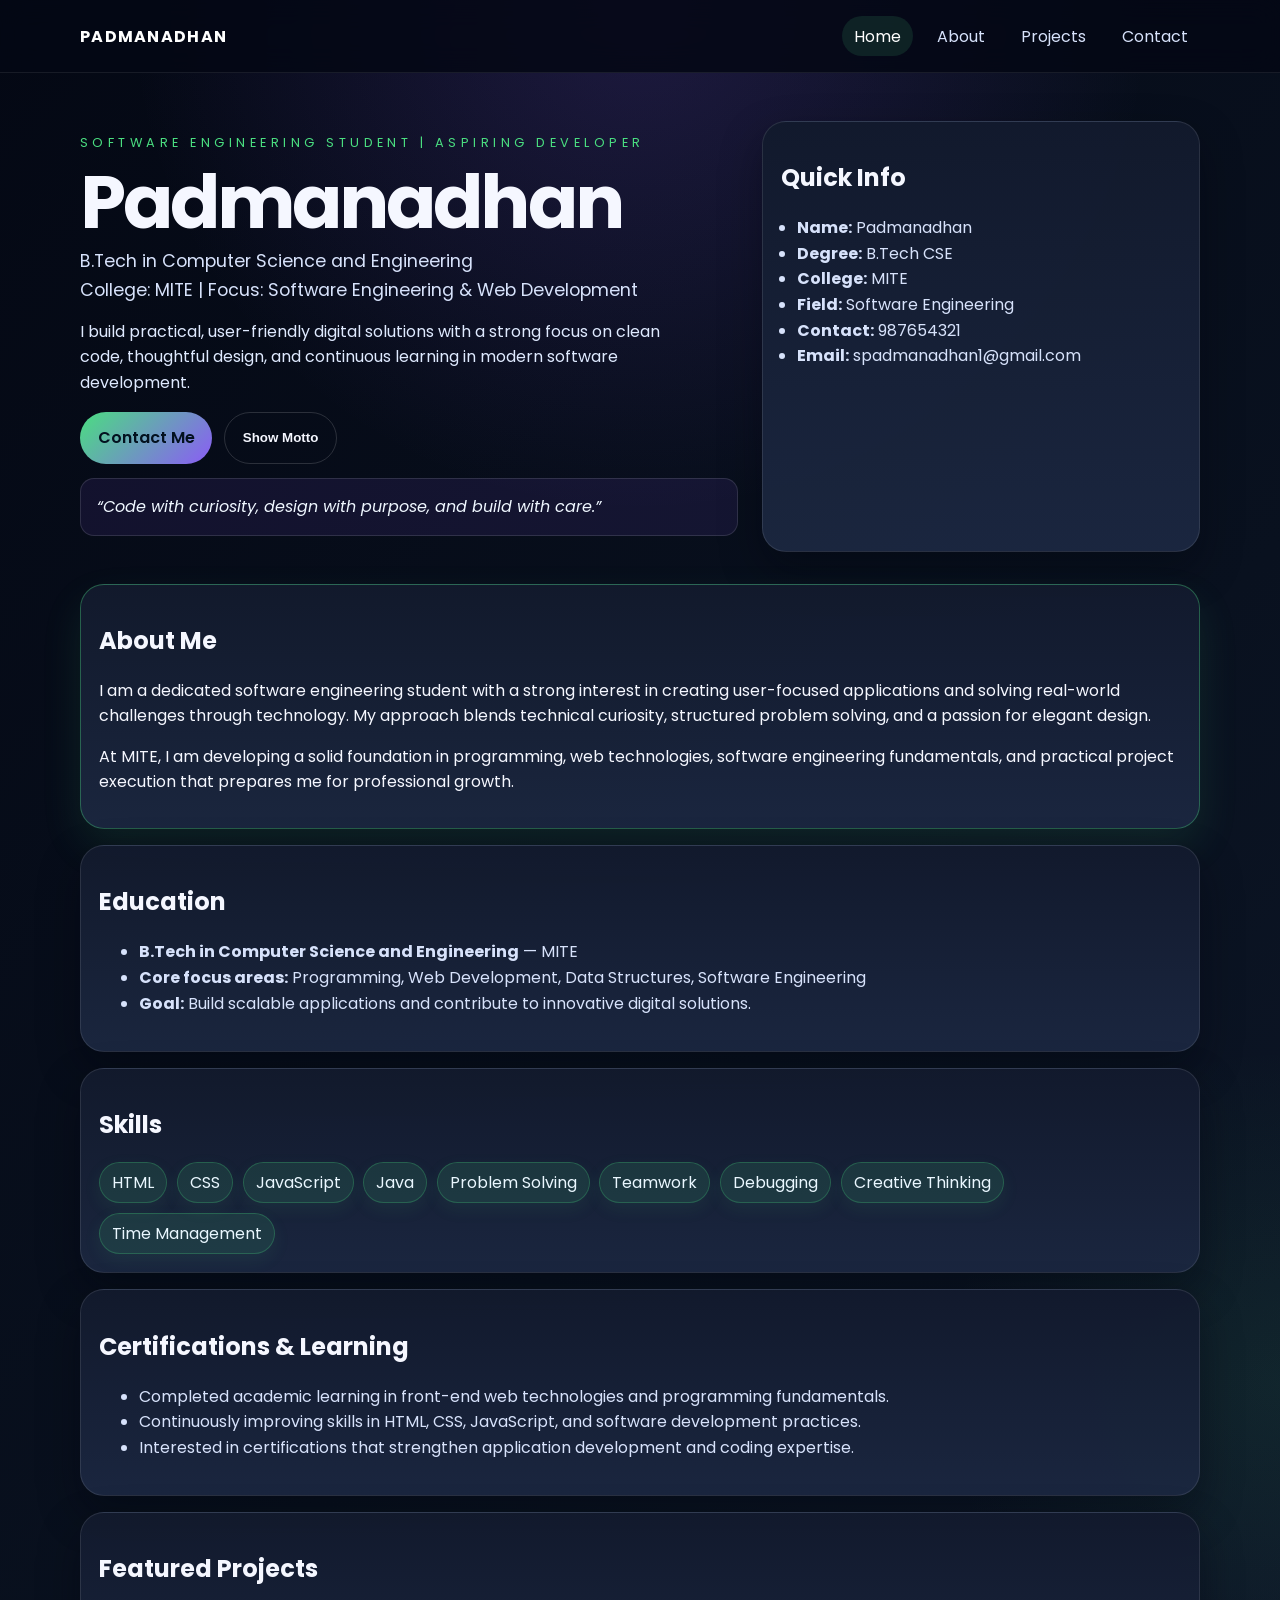
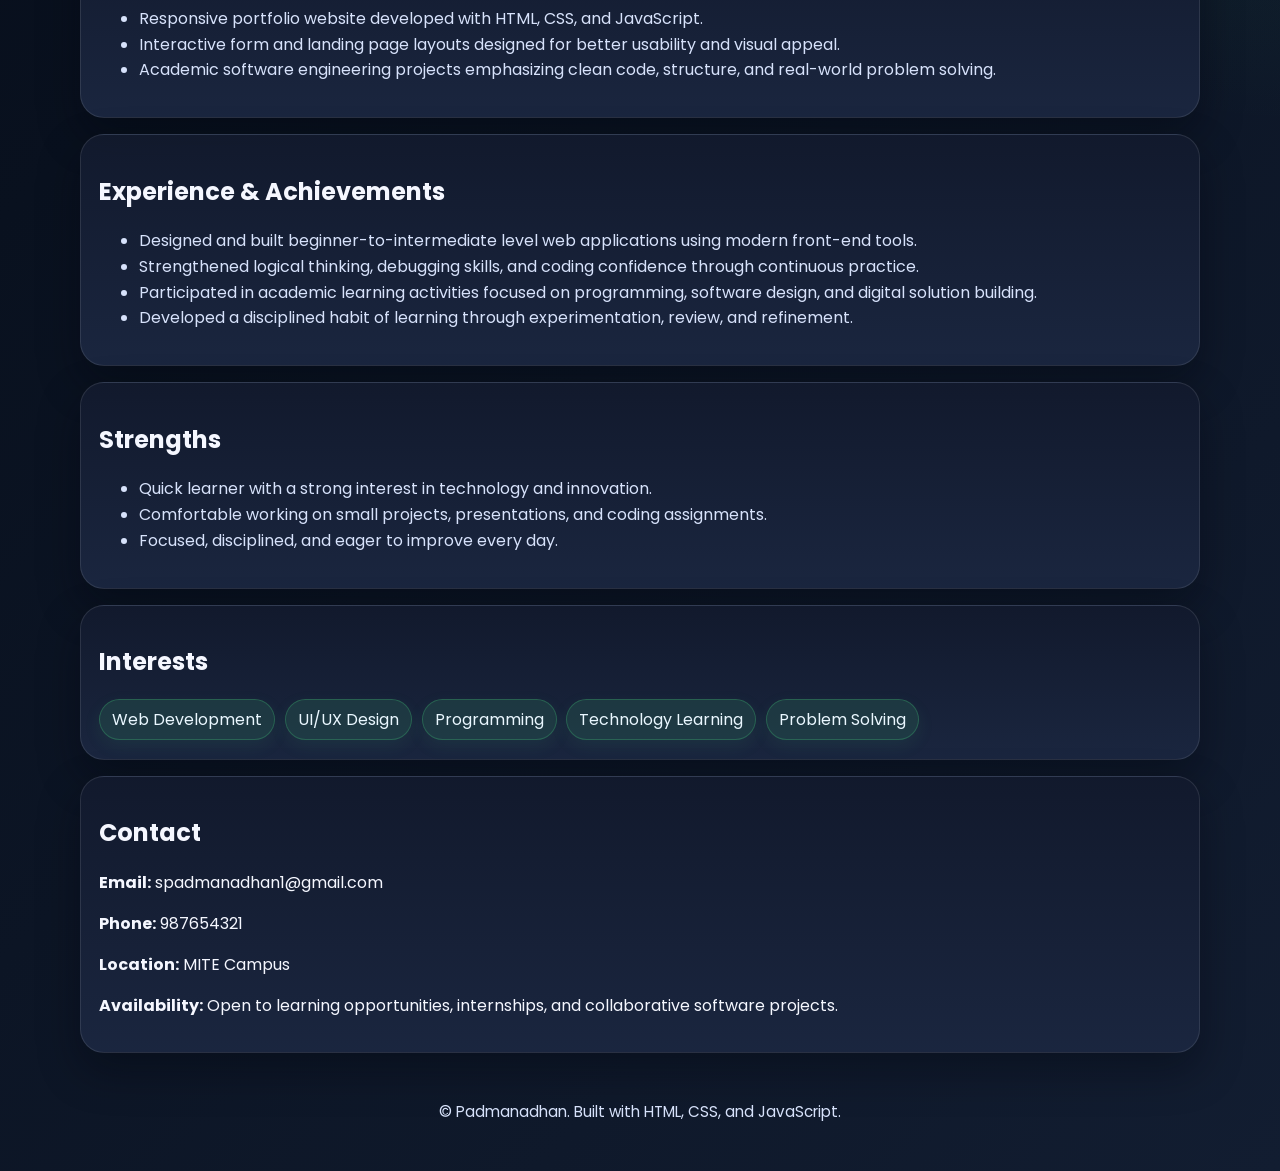
<file: HTML-CSS/index.html>
<!DOCTYPE html>
<html lang="en">
<head>
  <meta charset="UTF-8" />
  <meta name="viewport" content="width=device-width, initial-scale=1.0" />
  <title>Padmanadhan | Portfolio</title>
  <meta name="description" content="Portfolio of Padmanadhan, B.Tech CSE student at MITE." />
  <link rel="preconnect" href="https://fonts.googleapis.com" />
  <link rel="preconnect" href="https://fonts.gstatic.com" crossorigin />
  <link href="https://fonts.googleapis.com/css2?family=Poppins:wght@300;400;500;600;700&display=swap" rel="stylesheet" />
  <link rel="stylesheet" href="style.css" />
</head>
<body>
  <header class="topbar">
    <div class="container nav-wrap">
      <a class="brand" href="index.html">Padmanadhan</a>
      <nav class="nav-links">
        <a href="index.html" class="nav-link active">Home</a>
        <a href="about.html" class="nav-link">About</a>
        <a href="projects.html" class="nav-link">Projects</a>
        <a href="contact.html" class="nav-link">Contact</a>
      </nav>
    </div>
  </header>

  <header class="hero">
    <div class="container hero-grid">
      <div>
        <p class="eyebrow">Software Engineering Student | Aspiring Developer</p>
        <h1>Padmanadhan</h1>
        <p class="lead">B.Tech in Computer Science and Engineering</p>
        <p class="lead">College: MITE | Focus: Software Engineering & Web Development</p>
        <p class="summary">I build practical, user-friendly digital solutions with a strong focus on clean code, thoughtful design, and continuous learning in modern software development.</p>
        <div class="actions">
          <a class="btn btn-primary" href="#contact">Contact Me</a>
          <button class="btn btn-secondary" id="quoteBtn" type="button">Show Motto</button>
        </div>
        <p id="quoteBox" class="quote-box">“Code with curiosity, design with purpose, and build with care.”</p>
      </div>
      <aside class="card profile-card">
        <h2>Quick Info</h2>
        <ul>
          <li><strong>Name:</strong> Padmanadhan</li>
          <li><strong>Degree:</strong> B.Tech CSE</li>
          <li><strong>College:</strong> MITE</li>
          <li><strong>Field:</strong> Software Engineering</li>
          <li><strong>Contact:</strong> 987654321</li>
          <li><strong>Email:</strong> spadmanadhan1@gmail.com</li>
        </ul>
      </aside>
    </div>
  </header>

  <main class="container sections">
    <section class="card highlight-card">
      <h2>About Me</h2>
      <p>I am a dedicated software engineering student with a strong interest in creating user-focused applications and solving real-world challenges through technology. My approach blends technical curiosity, structured problem solving, and a passion for elegant design.</p>
      <p>At MITE, I am developing a solid foundation in programming, web technologies, software engineering fundamentals, and practical project execution that prepares me for professional growth.</p>
    </section>

    <section class="card">
      <h2>Education</h2>
      <ul class="bullet-list">
        <li><strong>B.Tech in Computer Science and Engineering</strong> — MITE</li>
        <li><strong>Core focus areas:</strong> Programming, Web Development, Data Structures, Software Engineering</li>
        <li><strong>Goal:</strong> Build scalable applications and contribute to innovative digital solutions.</li>
      </ul>
    </section>

    <section class="card">
      <h2>Skills</h2>
      <div class="chip-list">
        <span>HTML</span>
        <span>CSS</span>
        <span>JavaScript</span>
        <span>Java</span>
        <span>Problem Solving</span>
        <span>Teamwork</span>
        <span>Debugging</span>
        <span>Creative Thinking</span>
        <span>Time Management</span>
      </div>
    </section>

    <section class="card">
      <h2>Certifications & Learning</h2>
      <ul class="bullet-list">
        <li>Completed academic learning in front-end web technologies and programming fundamentals.</li>
        <li>Continuously improving skills in HTML, CSS, JavaScript, and software development practices.</li>
        <li>Interested in certifications that strengthen application development and coding expertise.</li>
      </ul>
    </section>

    <section class="card">
      <h2>Featured Projects</h2>
      <ul class="bullet-list">
        <li>Responsive portfolio website developed with HTML, CSS, and JavaScript.</li>
        <li>Interactive form and landing page layouts designed for better usability and visual appeal.</li>
        <li>Academic software engineering projects emphasizing clean code, structure, and real-world problem solving.</li>
      </ul>
    </section>

    <section class="card">
      <h2>Experience & Achievements</h2>
      <ul class="bullet-list">
        <li>Designed and built beginner-to-intermediate level web applications using modern front-end tools.</li>
        <li>Strengthened logical thinking, debugging skills, and coding confidence through continuous practice.</li>
        <li>Participated in academic learning activities focused on programming, software design, and digital solution building.</li>
        <li>Developed a disciplined habit of learning through experimentation, review, and refinement.</li>
      </ul>
    </section>

    <section class="card">
      <h2>Strengths</h2>
      <ul class="bullet-list">
        <li>Quick learner with a strong interest in technology and innovation.</li>
        <li>Comfortable working on small projects, presentations, and coding assignments.</li>
        <li>Focused, disciplined, and eager to improve every day.</li>
      </ul>
    </section>

    <section class="card">
      <h2>Interests</h2>
      <div class="chip-list">
        <span>Web Development</span>
        <span>UI/UX Design</span>
        <span>Programming</span>
        <span>Technology Learning</span>
        <span>Problem Solving</span>
      </div>
    </section>

    <section class="card" id="contact">
      <h2>Contact</h2>
      <p><strong>Email:</strong> spadmanadhan1@gmail.com</p>
      <p><strong>Phone:</strong> 987654321</p>
      <p><strong>Location:</strong> MITE Campus</p>
      <p><strong>Availability:</strong> Open to learning opportunities, internships, and collaborative software projects.</p>
    </section>
  </main>

  <footer class="footer">
    <p>© <span id="year"></span> Padmanadhan. Built with HTML, CSS, and JavaScript.</p>
  </footer>

  <script src="script.js"></script>
</body>
</html>
</file>
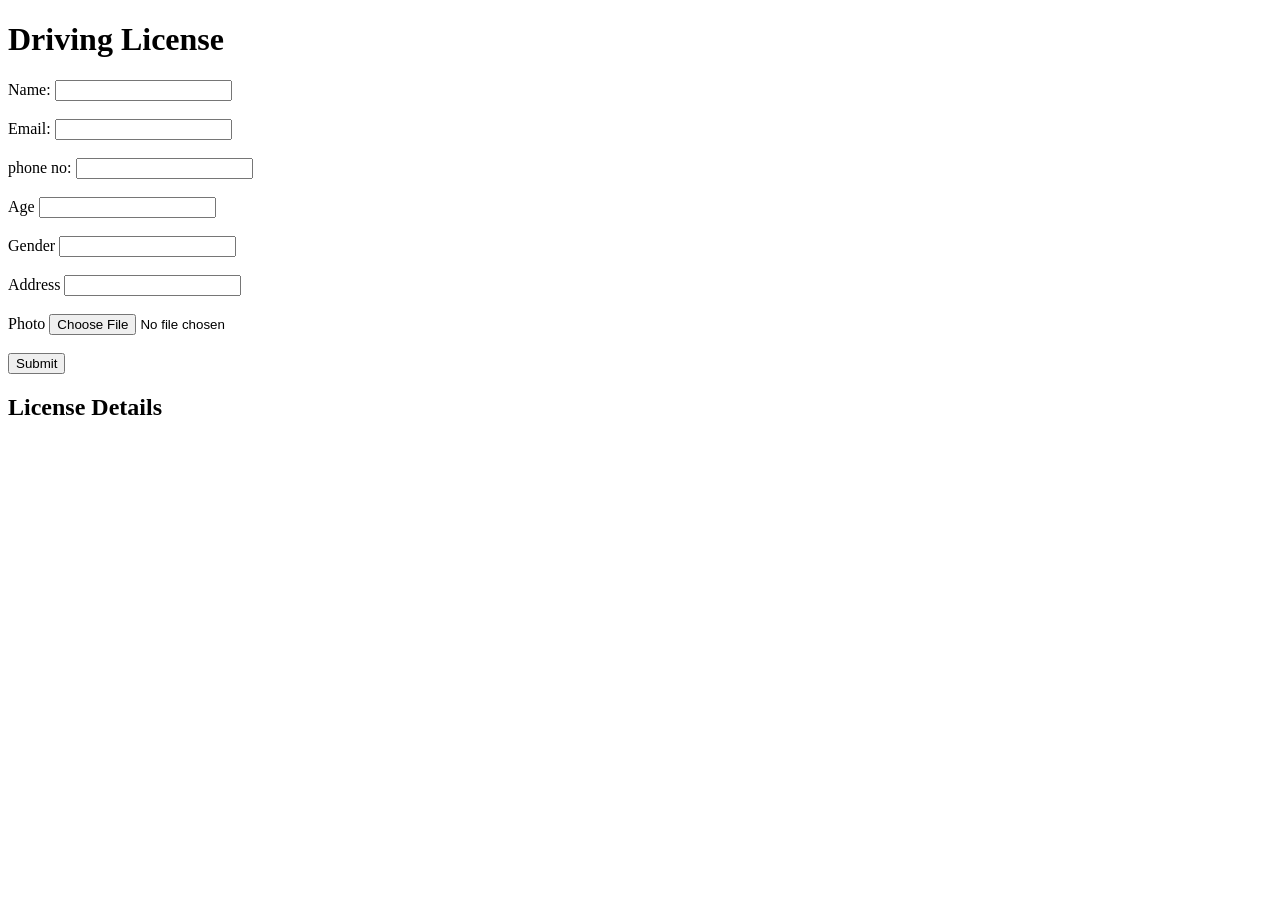
<file: form.html>
<!DOCTYPE html>
<html lang="en">
<head>
    <meta charset="UTF-8">
    <meta name="viewport" content="width=device-width, initial-scale=1.0">
    <title>Document</title>
</head>
<body>
    <h1>Driving License</h1>
    <form id="details">
        <label>Name:</label>
        <input type="text" id="name" required>
        <br><br>
        <label>Email:</label>
        <input type="email" id="mail" required>
        <br><br>
        <label>phone no:</label>
        <input type="number" id="phone" required>
        <br><br>
        <label>Age</label>
        <input type="number" id="age" required>
        <br><br>
        <label>Gender</label>
        <input type="text" id="gender" required>
        <br><br>
        <label>Address</label>
        <input type="text" id="address" required>
        <br><br>
        <label>Photo</label>
        <input type="file" id="image" accept="image/*" required>
        <br><br>
        <button type="submit">Submit</button>
    </form>
    <h2>License Details</h2>
    <p id="p1"></p>
    <p id="p2"></p>
    <p id="p3"></p>
    <p id="p4"></p>
    <p id="p5"></p>
    <p id="p6"></p>
    <img id="dp" widht="200px">
    <script src="form.js"></script>
</body>
</html>
</file>
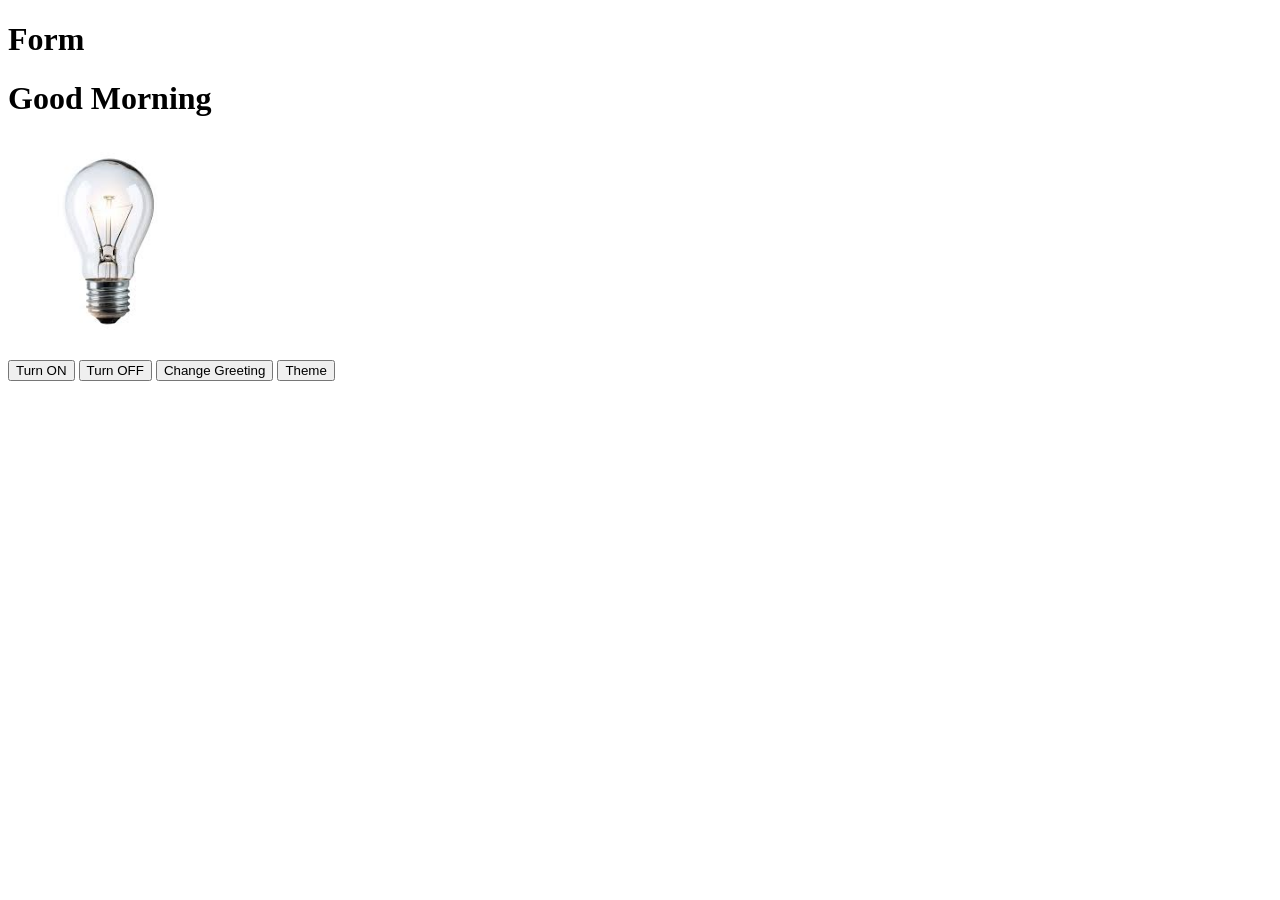
<file: input.html>
<!DOCTYPE html>
<html lang="en">
<head>
    <meta charset="UTF-8">
    <meta name="viewport" content="width=device-width, initial-scale=1.0">
    <title>Light and Theme Demo</title>
    <script src="input.js" defer></script>

    <style>
        body {
            transition: 0.3s;
        }
    </style>
</head>

<body id="cap">

    <h1 id="Data">Form</h1>

    <h1 id="greet">Good Morning</h1>

    <img id="on" src="HTML-CSS/images.jpeg" width="200" alt="light">

    <br><br>

    <button onclick="turn_on()">Turn ON</button>
    <button onclick="turn_off()">Turn OFF</button>
    <button onclick="greet_afternoon()">Change Greeting</button>
    <button onclick="change_color()">Theme</button>

</body>
</html>
</file>
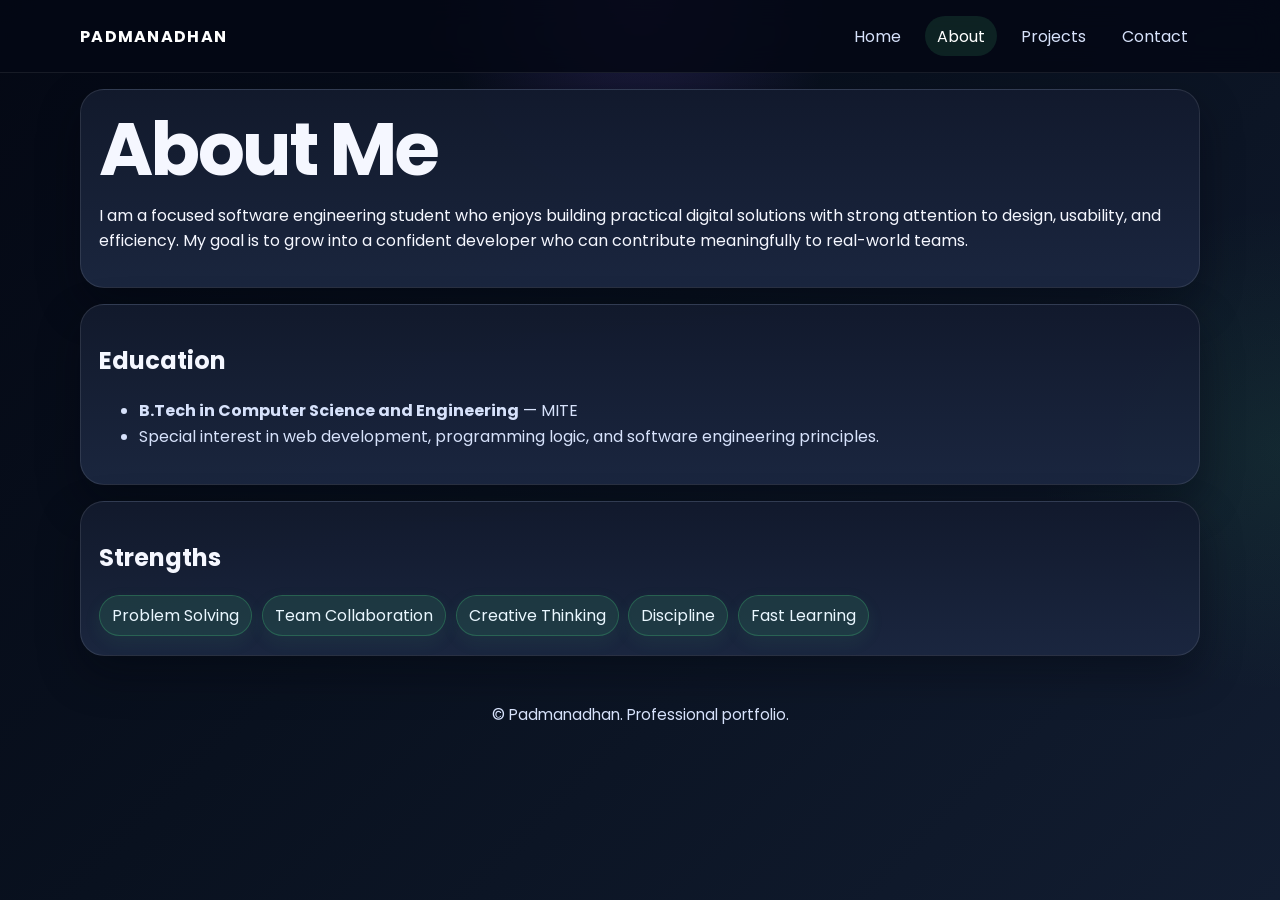
<file: HTML-CSS/about.html>
<!DOCTYPE html>
<html lang="en">
<head>
  <meta charset="UTF-8" />
  <meta name="viewport" content="width=device-width, initial-scale=1.0" />
  <title>About | Padmanadhan</title>
  <link rel="preconnect" href="https://fonts.googleapis.com" />
  <link rel="preconnect" href="https://fonts.gstatic.com" crossorigin />
  <link href="https://fonts.googleapis.com/css2?family=Poppins:wght@300;400;500;600;700&display=swap" rel="stylesheet" />
  <link rel="stylesheet" href="style.css" />
</head>
<body>
  <header class="topbar">
    <div class="container nav-wrap">
      <a class="brand" href="index.html">Padmanadhan</a>
      <nav class="nav-links">
        <a href="index.html" class="nav-link">Home</a>
        <a href="about.html" class="nav-link active">About</a>
        <a href="projects.html" class="nav-link">Projects</a>
        <a href="contact.html" class="nav-link">Contact</a>
      </nav>
    </div>
  </header>

  <main class="container sections">
    <section class="card">
      <h1>About Me</h1>
      <p>I am a focused software engineering student who enjoys building practical digital solutions with strong attention to design, usability, and efficiency. My goal is to grow into a confident developer who can contribute meaningfully to real-world teams.</p>
    </section>

    <section class="card">
      <h2>Education</h2>
      <ul class="bullet-list">
        <li><strong>B.Tech in Computer Science and Engineering</strong> — MITE</li>
        <li>Special interest in web development, programming logic, and software engineering principles.</li>
      </ul>
    </section>

    <section class="card">
      <h2>Strengths</h2>
      <div class="chip-list">
        <span>Problem Solving</span>
        <span>Team Collaboration</span>
        <span>Creative Thinking</span>
        <span>Discipline</span>
        <span>Fast Learning</span>
      </div>
    </section>
  </main>

  <footer class="footer">
    <p>© <span id="year"></span> Padmanadhan. Professional portfolio.</p>
  </footer>

  <script src="script.js"></script>
</body>
</html>
</file>
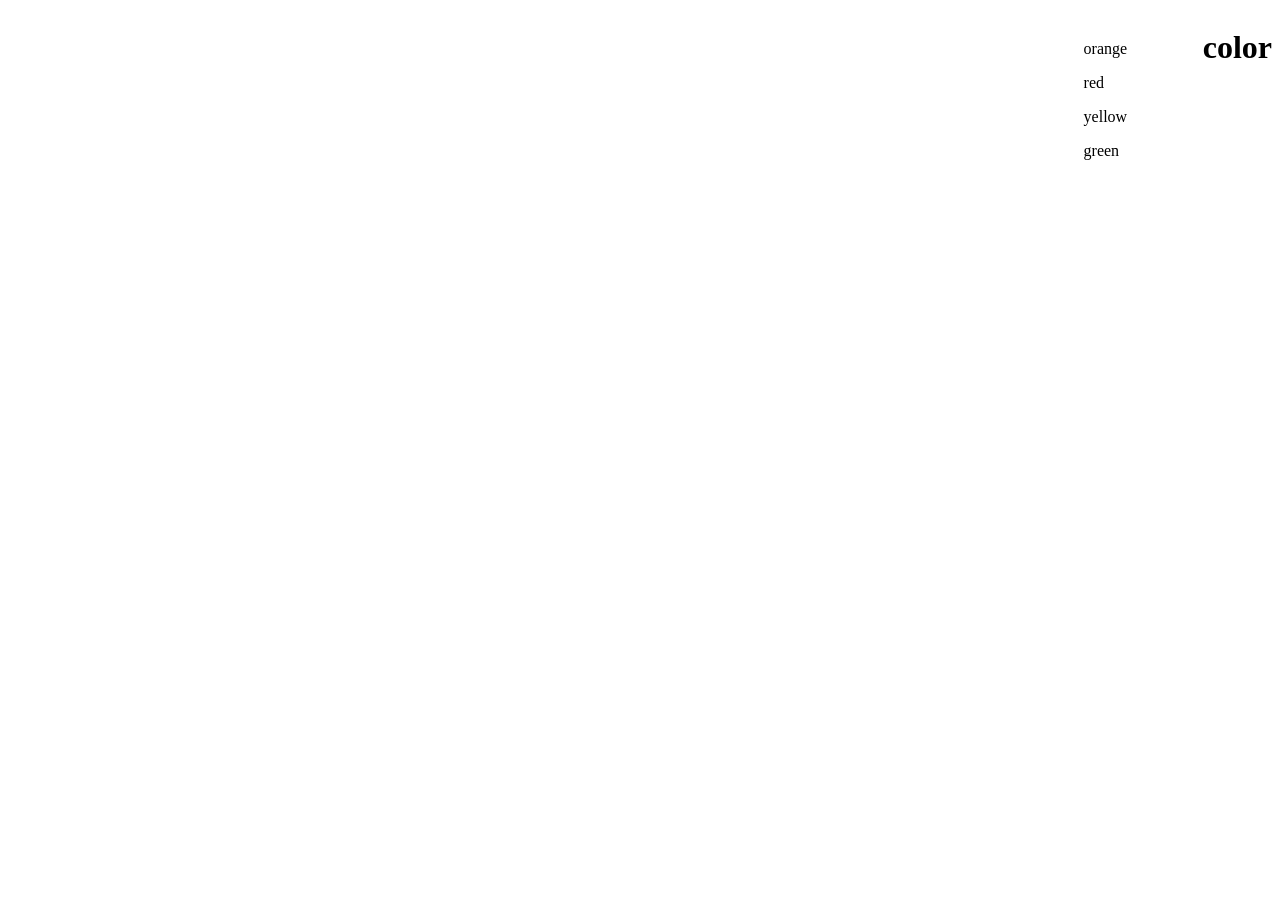
<file: HTML-CSS/Blank.html>
<!DOCTYPE html>
<html lang="en">
<head>
    <meta charset="UTF-8">
    <meta name="viewport" content="width=device-width, initial-scale=1.0">
    <title>Document</title>
    <link rel="stylesheet" href="Gradient.css">
</head>
<body>
    <h1>color</h1>
    <ul>
       <p> 
            orange
        </p>
        <p>
            red
        </p>
        <p>
            yellow
        </p>
        <p>
            green
        </p>
    </ul>
</body>
</html>
</file>
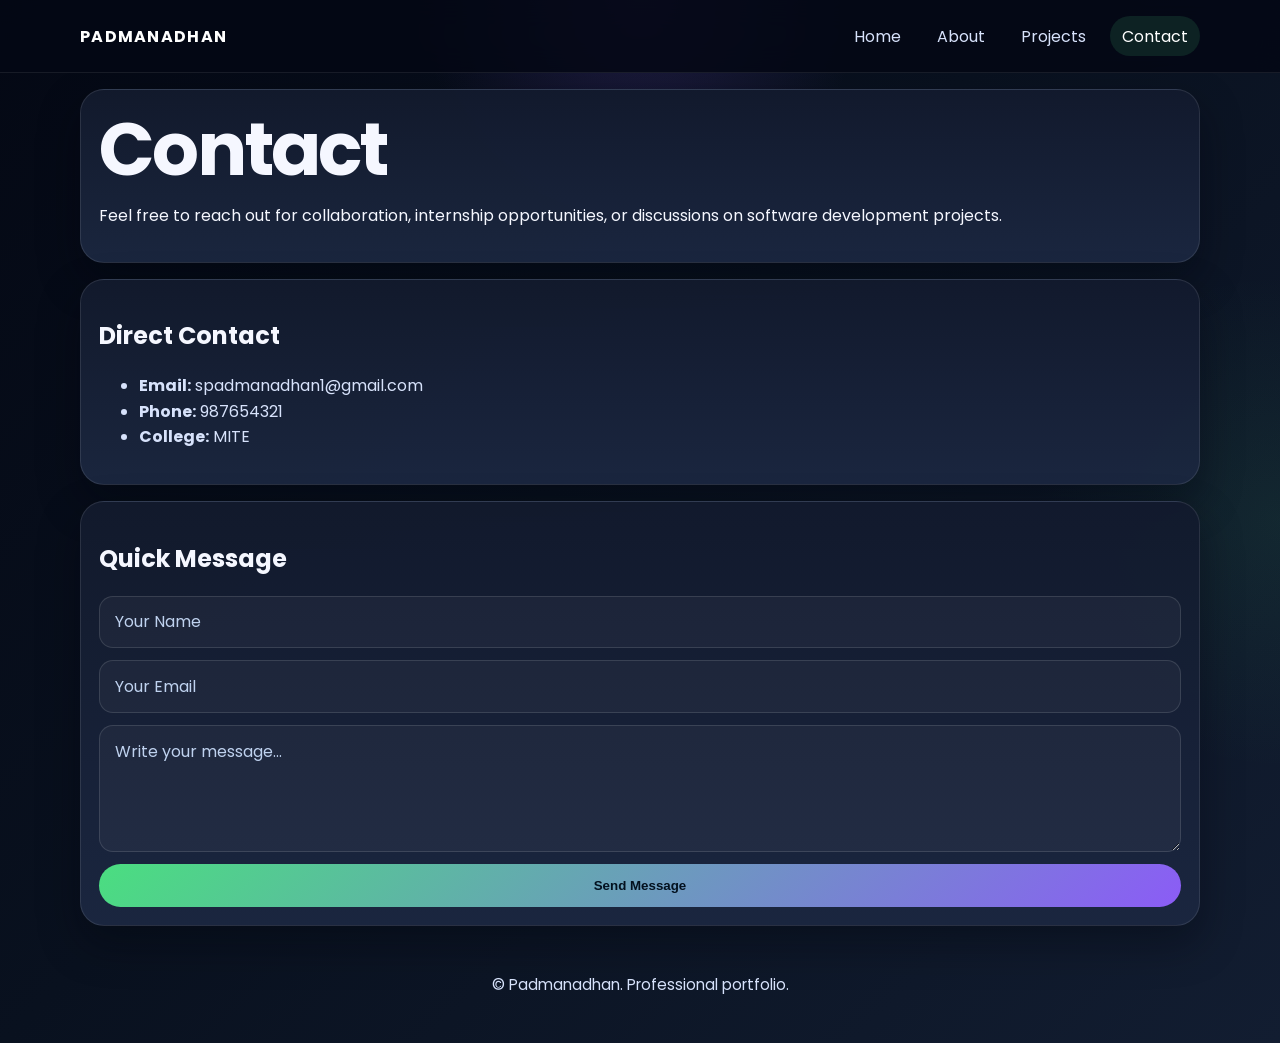
<file: HTML-CSS/contact.html>
<!DOCTYPE html>
<html lang="en">
<head>
  <meta charset="UTF-8" />
  <meta name="viewport" content="width=device-width, initial-scale=1.0" />
  <title>Contact | Padmanadhan</title>
  <link rel="preconnect" href="https://fonts.googleapis.com" />
  <link rel="preconnect" href="https://fonts.gstatic.com" crossorigin />
  <link href="https://fonts.googleapis.com/css2?family=Poppins:wght@300;400;500;600;700&display=swap" rel="stylesheet" />
  <link rel="stylesheet" href="style.css" />
</head>
<body>
  <header class="topbar">
    <div class="container nav-wrap">
      <a class="brand" href="index.html">Padmanadhan</a>
      <nav class="nav-links">
        <a href="index.html" class="nav-link">Home</a>
        <a href="about.html" class="nav-link">About</a>
        <a href="projects.html" class="nav-link">Projects</a>
        <a href="contact.html" class="nav-link active">Contact</a>
      </nav>
    </div>
  </header>

  <main class="container sections">
    <section class="card">
      <h1>Contact</h1>
      <p>Feel free to reach out for collaboration, internship opportunities, or discussions on software development projects.</p>
    </section>

    <section class="card">
      <h2>Direct Contact</h2>
      <ul class="bullet-list">
        <li><strong>Email:</strong> spadmanadhan1@gmail.com</li>
        <li><strong>Phone:</strong> 987654321</li>
        <li><strong>College:</strong> MITE</li>
      </ul>
    </section>

    <section class="card">
      <h2>Quick Message</h2>
      <form class="contact-form">
        <input type="text" placeholder="Your Name" />
        <input type="email" placeholder="Your Email" />
        <textarea rows="4" placeholder="Write your message..."></textarea>
        <button class="btn btn-primary" type="button">Send Message</button>
      </form>
    </section>
  </main>

  <footer class="footer">
    <p>© <span id="year"></span> Padmanadhan. Professional portfolio.</p>
  </footer>

  <script src="script.js"></script>
</body>
</html>
</file>
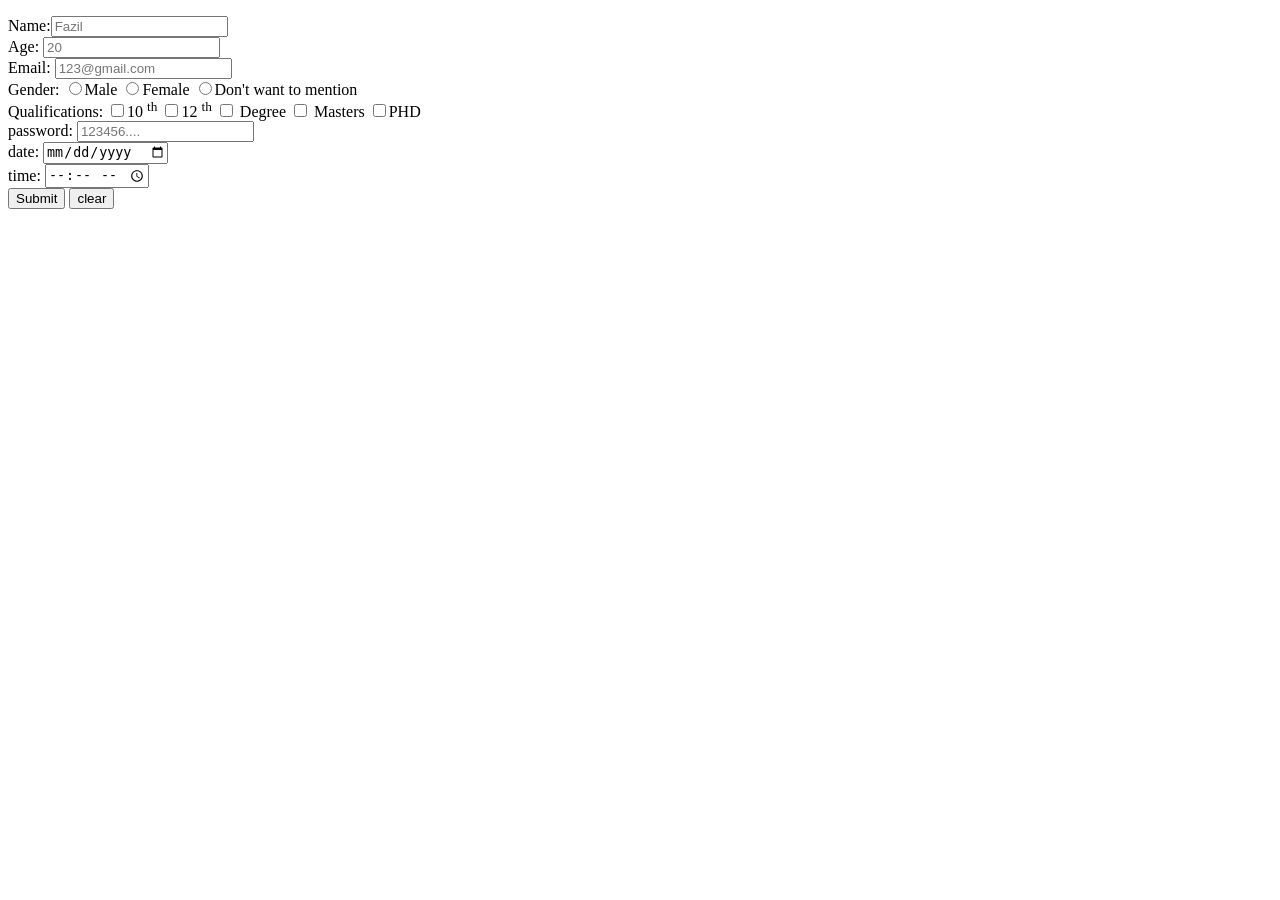
<file: HTML-CSS/form.html>
<!DOCTYPE html>
<html lang="en">
<head>
    <meta charset="UTF-8">
    <meta name="viewport" content="width=device-width, initial-scale=1.0">
    <title>Form</title>
</head>
<body>
    <form>
        <p>
            Name:<input type="text" placeholder="Fazil"><br>
            Age: <input type="number" placeholder="20"><br>
            Email: <input type="mail" placeholder="123@gmail.com"><br>
            Gender: <input type="radio" name="gender" id="1">Male
            <input type="radio" name="gender" id="2">Female
            <input type="radio" name="gender" id="3">Don't want to mention <br>
            Qualifications: <input type="checkbox" name="qualifications" id="1">10 <sup>th</sup>
            <input type="checkbox" name="qualifications" id="2">12 <sup>th</sup>
            <input type="checkbox" name="qualifications" id="3"> Degree
            <input type="checkbox" name="qualifications" id="4"> Masters
            <input type="checkbox" name="qualifications" id="5">PHD <br>
            password: <input type="password" placeholder="123456...."> <br>
            date: <input type="date"> <br>
            time: <input type="time" name="" id=""><br>
            <button type="submit">Submit</button>
            <button type="reset">clear</button>
        </p>
    </form>
</body>
</html>
</file>
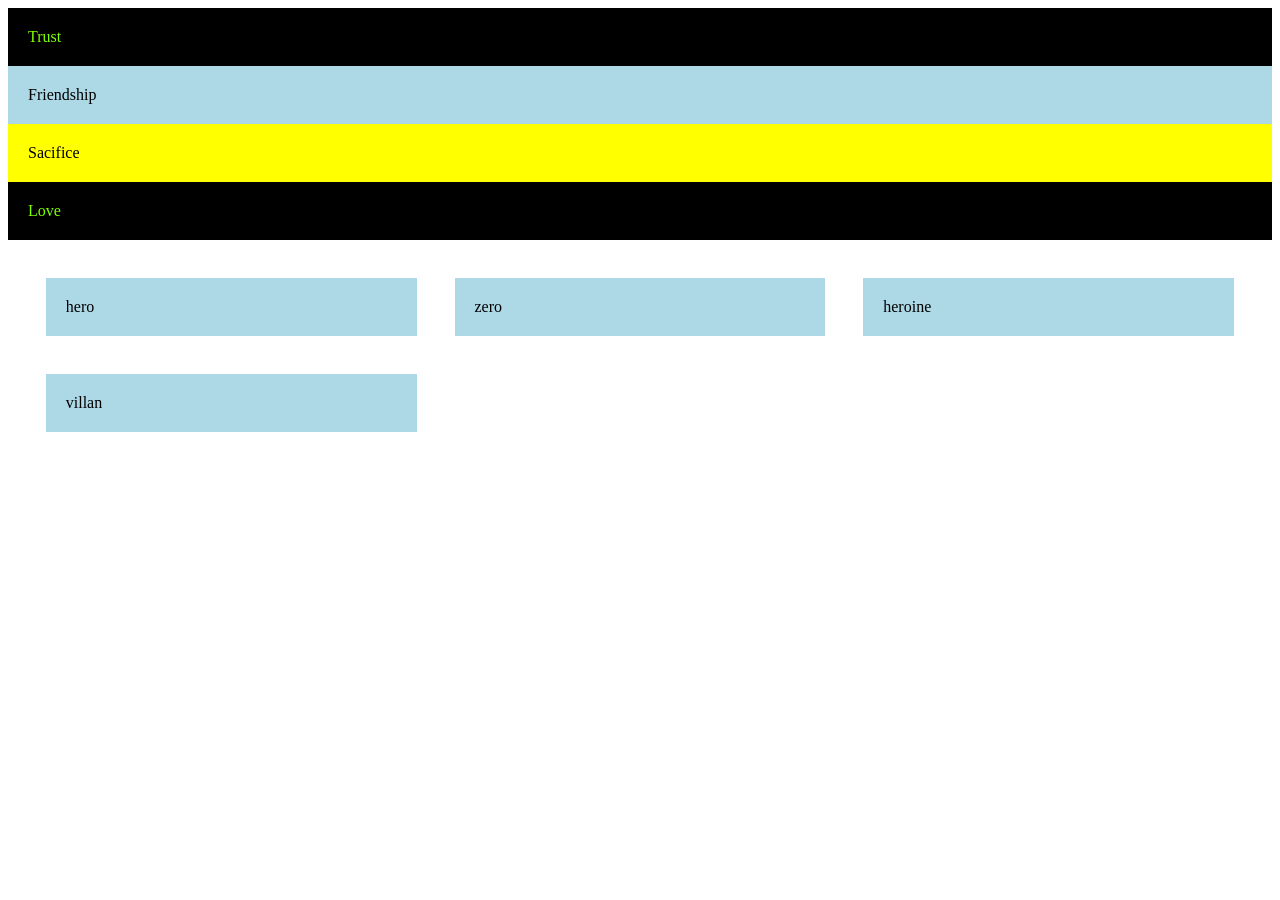
<file: HTML-CSS/grid.html>
<!DOCTYPE html>
<html lang="en">
<head>
    <meta charset="UTF-8">
    <meta name="viewport" content="width=device-width, initial-scale=1.0">
    <title>Document</title>
    <link rel="stylesheet" href="grid.css">
</head>
<body>
    <div class="friends">
        <header>Trust</header>
        <aside>Friendship</aside>
        <main>Sacifice</main>
        <footer>Love</footer>     
    </div>
    <div class="grid">
        <div class="d1">hero</div>
        <div class="d1">zero</div>
        <div class="d1">heroine</div>
        <div class="d1">villan</div>    
    </div>
</body>
</html>
</file>
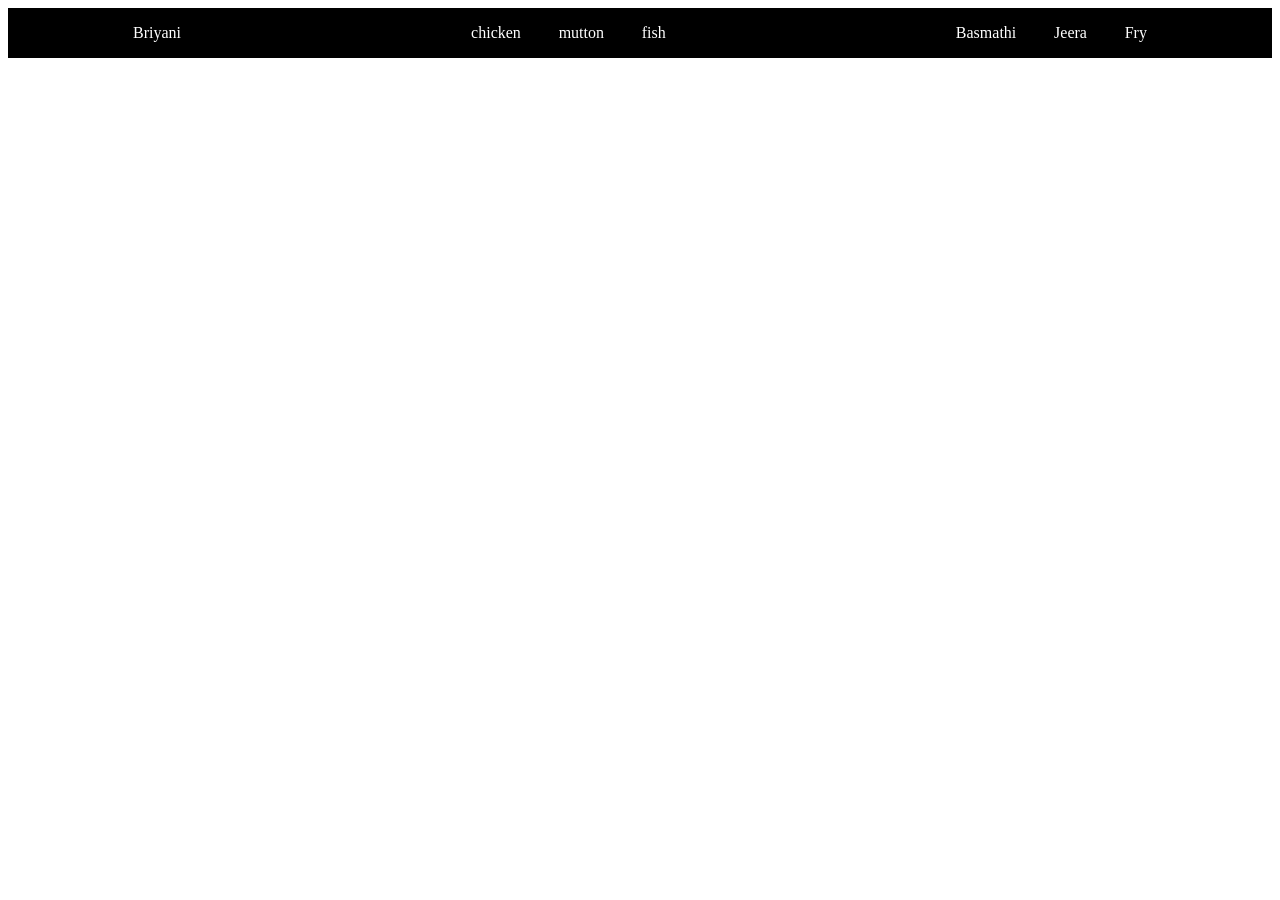
<file: HTML-CSS/Navigation.html>
<!DOCTYPE html>
<html lang="en">
<head>
    <meta charset="UTF-8">
    <meta name="viewport" content="width=device-width, initial-scale=">
    <title>Document</title>
    <link rel="stylesheet" href="flex.css">
</head>
<body>
    <nav>
    <div class="Chicken">
        Briyani
    </div>
    <ul class="meat">
        <li>chicken</li>
        <li>mutton</li>
        <li>fish</li>
    </ul>
    <ul>
        <li>Basmathi</li>
        <li>Jeera</li>
        <li>Fry</li>
    </ul>
    </nav>
</body>
</html
</file>
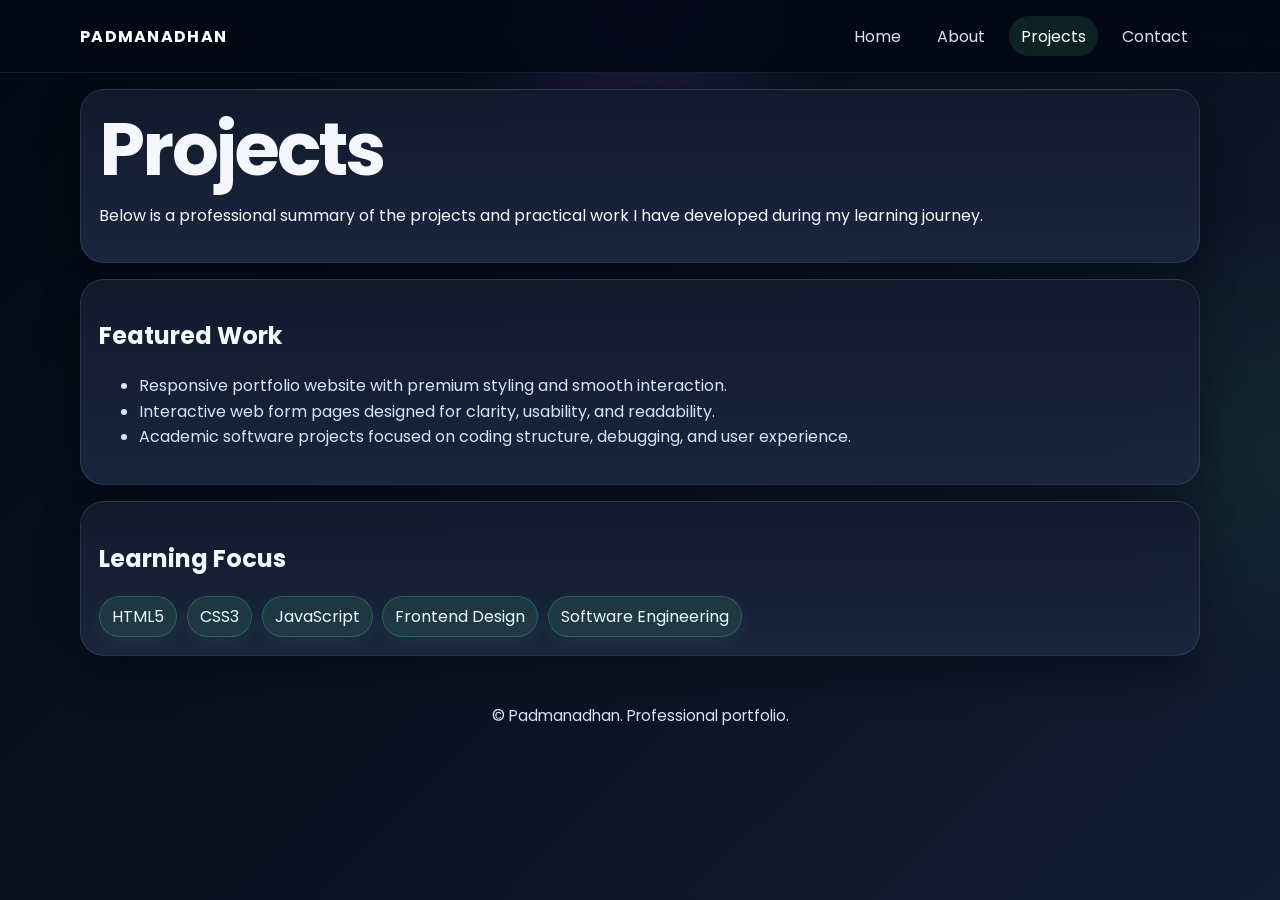
<file: HTML-CSS/projects.html>
<!DOCTYPE html>
<html lang="en">
<head>
  <meta charset="UTF-8" />
  <meta name="viewport" content="width=device-width, initial-scale=1.0" />
  <title>Projects | Padmanadhan</title>
  <link rel="preconnect" href="https://fonts.googleapis.com" />
  <link rel="preconnect" href="https://fonts.gstatic.com" crossorigin />
  <link href="https://fonts.googleapis.com/css2?family=Poppins:wght@300;400;500;600;700&display=swap" rel="stylesheet" />
  <link rel="stylesheet" href="style.css" />
</head>
<body>
  <header class="topbar">
    <div class="container nav-wrap">
      <a class="brand" href="index.html">Padmanadhan</a>
      <nav class="nav-links">
        <a href="index.html" class="nav-link">Home</a>
        <a href="about.html" class="nav-link">About</a>
        <a href="projects.html" class="nav-link active">Projects</a>
        <a href="contact.html" class="nav-link">Contact</a>
      </nav>
    </div>
  </header>

  <main class="container sections">
    <section class="card">
      <h1>Projects</h1>
      <p>Below is a professional summary of the projects and practical work I have developed during my learning journey.</p>
    </section>

    <section class="card">
      <h2>Featured Work</h2>
      <ul class="bullet-list">
        <li>Responsive portfolio website with premium styling and smooth interaction.</li>
        <li>Interactive web form pages designed for clarity, usability, and readability.</li>
        <li>Academic software projects focused on coding structure, debugging, and user experience.</li>
      </ul>
    </section>

    <section class="card">
      <h2>Learning Focus</h2>
      <div class="chip-list">
        <span>HTML5</span>
        <span>CSS3</span>
        <span>JavaScript</span>
        <span>Frontend Design</span>
        <span>Software Engineering</span>
      </div>
    </section>
  </main>

  <footer class="footer">
    <p>© <span id="year"></span> Padmanadhan. Professional portfolio.</p>
  </footer>

  <script src="script.js"></script>
</body>
</html>
</file>
<file: HTML-CSS/style.css>
:root {
  --bg: #0b1020;
  --panel: #121a2d;
  --panel-2: #1b2740;
  --text: #f5f7ff;
  --muted: #d7e2fb;
  --accent: #4ade80;
  --accent-2: #8b5cf6;
  --glow: rgba(74, 222, 128, 0.16);
}

* { box-sizing: border-box; }

body {
  margin: 0;
  font-family: 'Poppins', sans-serif;
  color: var(--text);
  background:
    radial-gradient(circle at top, rgba(139, 92, 246, 0.18), transparent 18%),
    radial-gradient(circle at right, rgba(74, 222, 128, 0.08), transparent 18%),
    linear-gradient(135deg, #040814 0%, #09111f 45%, #121d31 100%);
  min-height: 100vh;
}

.container { width: min(1120px, calc(100% - 2rem)); margin: 0 auto; }

.topbar {
  position: sticky;
  top: 0;
  z-index: 10;
  background: rgba(4, 8, 20, 0.85);
  backdrop-filter: blur(14px);
  border-bottom: 1px solid rgba(255,255,255,0.08);
}

.nav-wrap {
  display: flex;
  justify-content: space-between;
  align-items: center;
  min-height: 72px;
}

.brand {
  color: #fff;
  text-decoration: none;
  font-weight: 700;
  letter-spacing: 0.08em;
  text-transform: uppercase;
}

.nav-links { display: flex; gap: 0.75rem; flex-wrap: wrap; }
.nav-link {
  color: var(--muted);
  text-decoration: none;
  padding: 0.45rem 0.75rem;
  border-radius: 999px;
  transition: background 0.2s ease, color 0.2s ease;
}
.nav-link:hover, .nav-link.active {
  background: rgba(74, 222, 128, 0.12);
  color: #fff;
}

.hero { padding: 3rem 0 1rem; }
.hero-grid {
  display: grid;
  grid-template-columns: 1.2fr 0.8fr;
  gap: 1.5rem;
  align-items: stretch;
}

.eyebrow {
  text-transform: uppercase;
  letter-spacing: 0.35em;
  font-size: 0.8rem;
  color: var(--accent);
}

h1 {
  font-size: clamp(2.8rem, 7vw, 4.6rem);
  line-height: 1.02;
  margin: 0.2rem 0 0.5rem;
  letter-spacing: -0.04em;
}

.lead { font-size: 1.1rem; color: var(--muted); margin: 0.2rem 0; }
.summary { max-width: 580px; color: #dfeaff; line-height: 1.6; }

.actions { display: flex; gap: 0.75rem; margin-top: 1rem; flex-wrap: wrap; }

.btn {
  border: none;
  border-radius: 999px;
  padding: 0.85rem 1.1rem;
  font-weight: 600;
  text-decoration: none;
  cursor: pointer;
  transition: transform 0.2s ease, opacity 0.2s ease;
}
.btn:hover { transform: translateY(-1px); }
.btn-primary { background: linear-gradient(135deg, var(--accent), var(--accent-2)); color: #03111f; }
.btn-secondary { background: transparent; color: var(--text); border: 1px solid rgba(255,255,255,0.15); }

.quote-box {
  margin-top: 0.9rem;
  padding: 0.95rem 1rem;
  background: rgba(139, 92, 246, 0.10);
  border: 1px solid rgba(255,255,255,0.12);
  border-radius: 14px;
  color: #eff7ff;
  min-height: 48px;
  font-style: italic;
}

.card {
  background: linear-gradient(180deg, rgba(18, 26, 45, 0.97), rgba(27, 39, 64, 0.97));
  border: 1px solid rgba(255,255,255,0.10);
  border-radius: 24px;
  padding: 1.15rem;
  box-shadow: 0 18px 42px rgba(2, 6, 13, 0.38);
}

.highlight-card {
  border-color: rgba(74, 222, 128, 0.35);
  box-shadow: 0 18px 42px rgba(74, 222, 128, 0.10);
}

.profile-card ul { padding-left: 1rem; color: var(--muted); line-height: 1.6; }

.sections { display: grid; gap: 1rem; padding: 1rem 0 2rem; }

.chip-list { display: flex; flex-wrap: wrap; gap: 0.6rem; }
.chip-list span {
  background: rgba(74, 222, 128, 0.12);
  border: 1px solid rgba(74, 222, 128, 0.25);
  border-radius: 999px;
  padding: 0.45rem 0.75rem;
  color: #eaf7ff;
  box-shadow: 0 6px 18px rgba(74, 222, 128, 0.08);
}

.bullet-list { color: var(--muted); line-height: 1.6; }

.contact-form {
  display: grid;
  gap: 0.75rem;
}

.contact-form input,
.contact-form textarea {
  width: 100%;
  border: 1px solid rgba(255,255,255,0.12);
  border-radius: 14px;
  background: rgba(255,255,255,0.04);
  color: var(--text);
  padding: 0.8rem 0.9rem;
  font: inherit;
}

.contact-form input::placeholder,
.contact-form textarea::placeholder {
  color: #bfd2ef;
}

.footer {
  text-align: center;
  padding: 0 0 2rem;
  color: var(--muted);
  font-size: 0.95rem;
}

@media (max-width: 900px) {
  .hero-grid { grid-template-columns: 1fr; }
  .nav-wrap { flex-direction: column; align-items: flex-start; gap: 0.6rem; padding: 0.6rem 0; }
}
</file>
<file: HTML-CSS/Gradient.css>
body{
    display:flex;
    flex-direction:row-reverse;
    flex-wrap:wrap;
    gap: 2cm;
    flex-grow:1;
}
</file>
<file: HTML-CSS/grid.css>
.Friends{
    display: grid;
    grid-template-columns: 200px 1fr;
    grid-template-rows: 100px 150px 200px;
    gap: 1cm;
}
header{
    grid-column: 1 / 3;
    background-color:black;
    color:chartreuse;
    padding: 20px;
}
footer{
    grid-column: 1 / 3;
    background-color: black;
    color: chartreuse;
    padding: 20px;
}
aside{
    background-color: lightblue;
    padding: 20px;
}
main{
    background-color: yellow;
    padding: 20px;
}
.grid{
        display: grid;
        grid-template-columns: repeat(3, 1fr);
        gap: 1cm;
        padding: 1cm;
    }
   .d1{
        background-color: lightblue;
        padding: 20px;
        gap: 1cm;
    }
</file>
<file: HTML-CSS/flex.css>
nav{
    display: flex;
    justify-content: space-around;
    align-items: center;
    background-color: black;
    color:white;
}

ul{
    display: flex;
    gap: 1cm;
    list-style: none;
}
</file>
